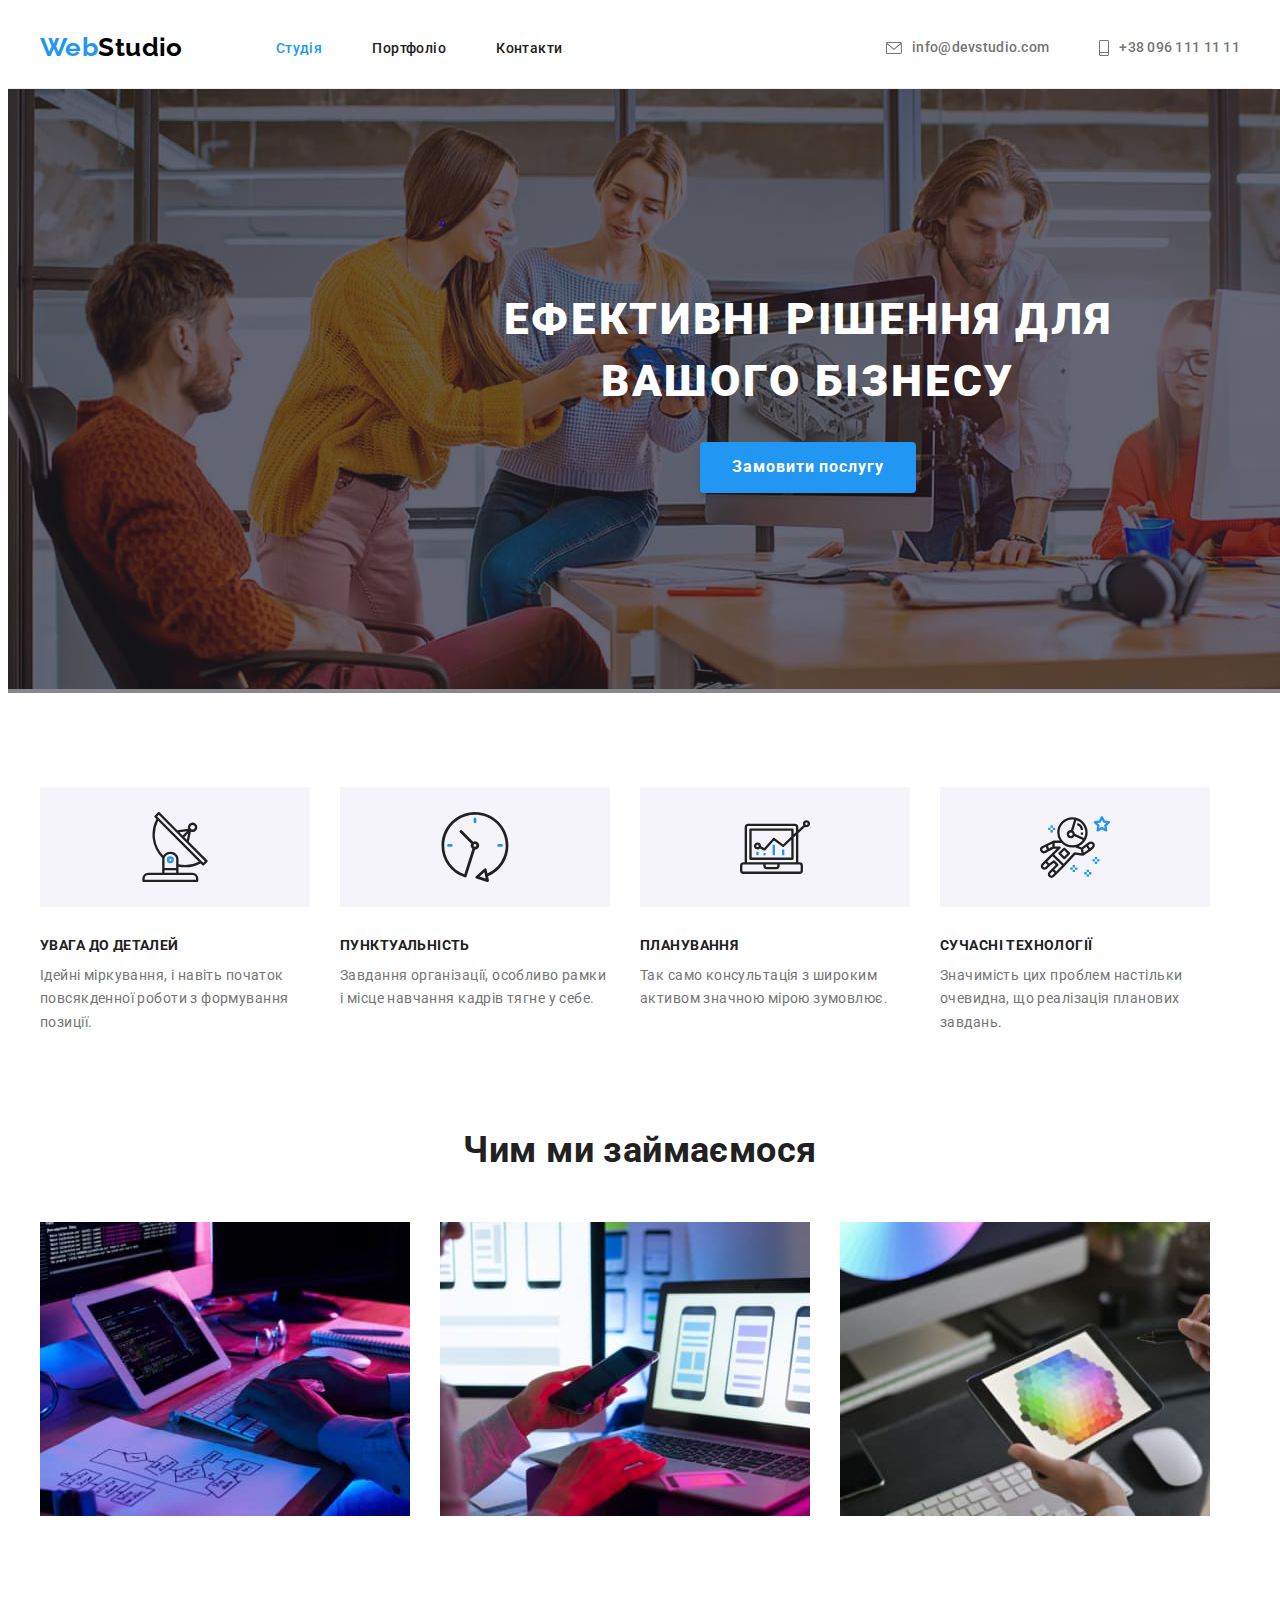
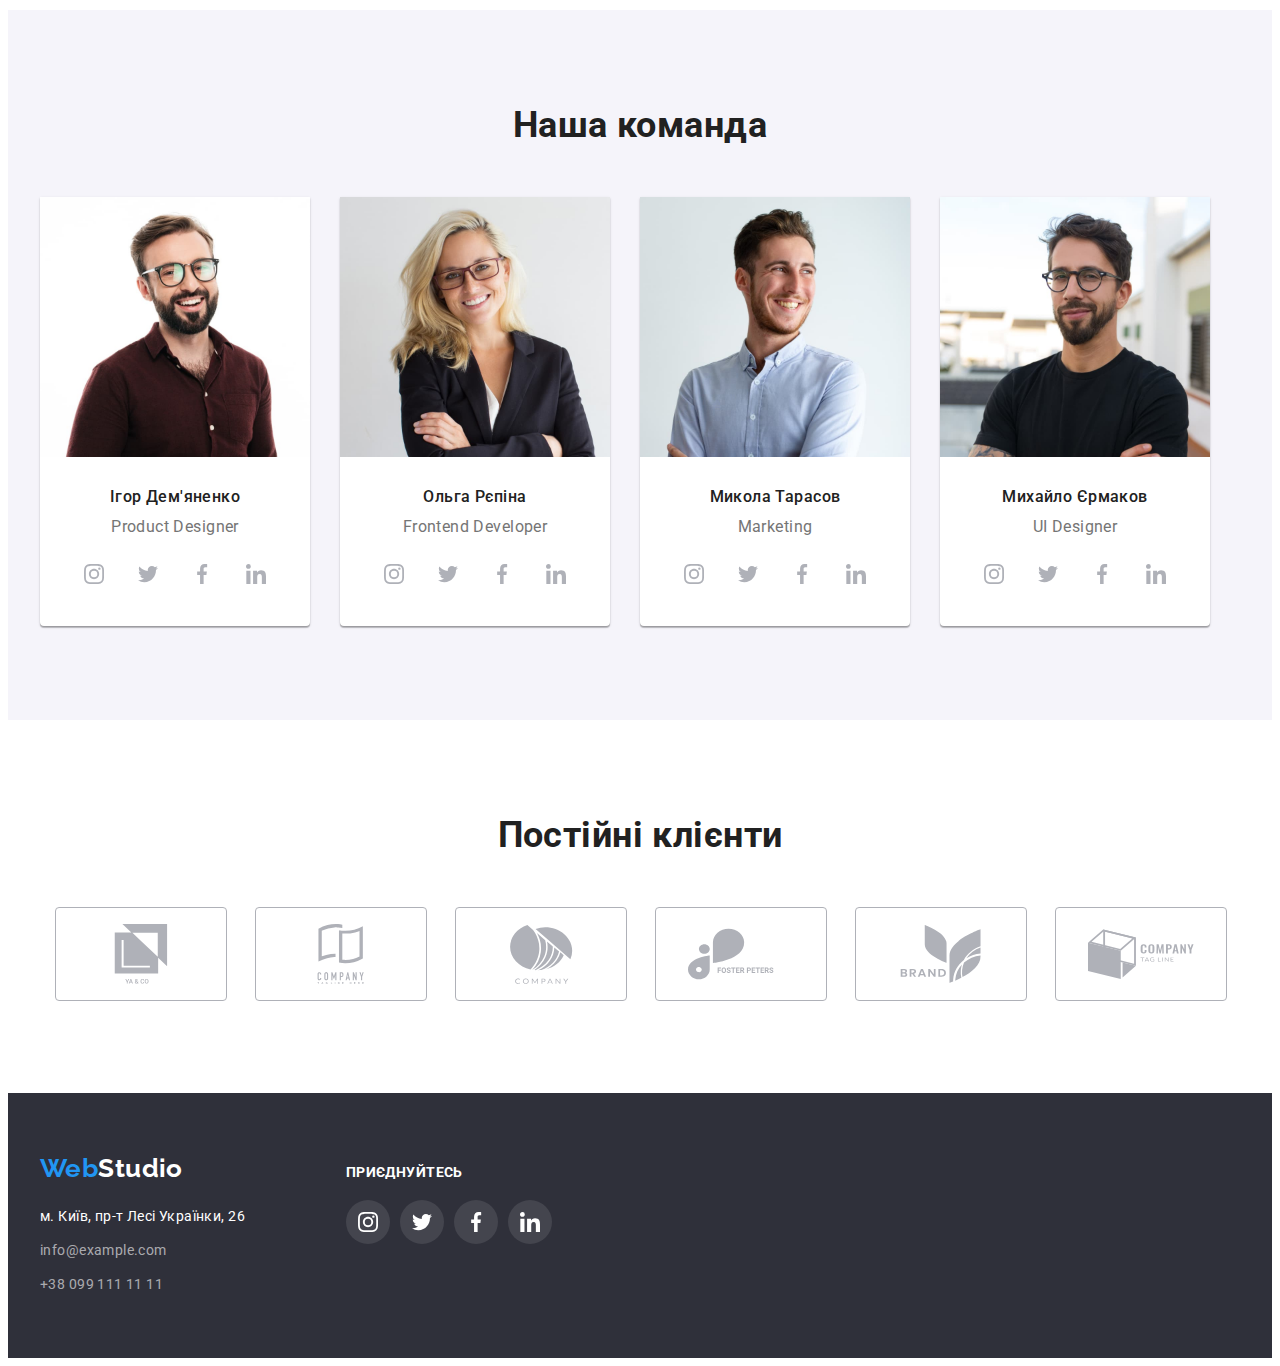
<file: index.html>
<!DOCTYPE html>
<html lang="uk">

<head>
    <meta charset="UTF-8">
    <meta http-equiv="X-UA-Compatible" content="IE=edge">
    <meta name="viewport" content="width=device-width, initial-scale=1.0">
    <title>Document</title>
    <link rel="preconnect" href="https://fonts.googleapis.com">
    <link rel="preconnect" href="https://fonts.gstatic.com" crossorigin>
    <link
        href="https://fonts.googleapis.com/css2?family=Raleway:wght@700&family=Roboto:wght@400;500;700;900&display=swap"
        rel="stylesheet">
    <link rel="stylesheet" href="https://cdnjs.cloudflare.com/ajax/libs/modern-normalize/1.1.0/modern-normalize.min.css"
        integrity="sha512-wpPYUAdjBVSE4KJnH1VR1HeZfpl1ub8YT/NKx4PuQ5NmX2tKuGu6U/JRp5y+Y8XG2tV+wKQpNHVUX03MfMFn9Q=="
        crossorigin="anonymous" referrerpolicy="no-referrer" />
    <link rel="stylesheet" href="./styles/styles.css">

</head>

<body>

    <header class="header">
        <div class="container header-container">

            <nav class="navigation">
                <a href="index.html" class="logo"><span class="logo-web">Web</span>Studio</a>
                <ul class="site-nav list">
                    <li class="nav-list"><a href="" class="link current">Студія</a></li>
                    <li class="nav-list"><a href="portfolio.html" class="link">Портфоліо</a></li>
                    <li class="nav-list"><a href="" class="link">Контакти</a></li>
                </ul>
            </nav>

            <ul class="list contacts">
                <li><a href="mailto:info@devstudio.com" class="item email-header">
                        <svg class="icon-contact" width="16" height="12">
                            <use href="./images/icons.svg#icon-envelope"></use>
                        </svg>
                        info@devstudio.com</a></li>
                <li><a href="tel:+380961111111" class="item phone-header">
                        <svg class="icon-contact" width="10" height="16">
                            <use href="./images/icons.svg#icon-smartphone"></use>
                        </svg>
                        +38 096 111 11 11</a></li>
            </ul>
        </div>
    </header>

    <main>

        <section class="hero">
            <div class="container hero-container">
                <h1 class="hero-title">Ефективні рішення для вашого бізнесу</h1>
                <button type="button" class="btn cursor">Замовити послугу</button>
            </div>

        </section>

        <section class="section">
            <div class="container">
                <h2 class="visually-hidden">Переваги</h2>
                <ul class="list set">

                    <li class="strength-element">
                        <div class="strength-icon-bcg">
                            <svg  width="70" height="70">
                                <use href="./images/icons.svg#icon-antenna"></use>
                            </svg>
                        </div>
                        <h3 class="title">УВАГА ДО ДЕТАЛЕЙ</h3>
                        <p class="text">
                            Ідейні міркування, і навіть початок повсякденної роботи з формування позиції.
                        </p>
                    </li>

                    <li class="strength-element">
                        <div class="strength-icon-bcg">
                            <svg width="70" height="70">
                                <use href="./images/icons.svg#icon-clock"></use>
                            </svg>
                        </div>
                        <h3 class="title">ПУНКТУАЛЬНІСТЬ</h3>
                        <p class="text">Завдання організації, особливо рамки і місце навчання кадрів тягне у себе.</p>
                    </li>

                    <li class="strength-element">
                        <div class="strength-icon-bcg">
                            <svg width="70" height="70">
                                <use href="./images/icons.svg#icon-diagram"></use>
                            </svg>
                        </div>
                        <h3 class="title">ПЛАНУВАННЯ</h3>
                        <p class="text">Так само консультація з широким активом значною мірою зумовлює.</p>
                    </li>

                    <li class="strength-element">
                        <div class="strength-icon-bcg">
                            <svg  width="70" height="70">
                                <use href="./images/icons.svg#icon-astronaut"></use>
                            </svg>
                        </div>
                        <h3 class="title">СУЧАСНІ ТЕХНОЛОГІЇ</h3>
                        <p class="text">Значимість цих проблем настільки очевидна, що реалізація планових завдань.</p>
                    </li>

                </ul>
            </div>
        </section>

        <section class="section job-section">
            <div class="container">
                <h2 class="secondary-title">Чим ми займаємося</h2>
                <ul class="list jobs">

                    <li class="jobs-kind"><img src="./images/box1.jpg" alt="Верстальщик размечает страницу" width="370"
                            height="294"></li>

                    <li class="jobs-kind"><img src="./images/box2.jpg"
                            alt="Настройка корректного отображения страницы на мобильном" width="370" height="294"></li>

                    <li class="jobs-kind"><img src="./images/box3.jpg" alt="Дизайнер выбирает цвет" width="370"
                            height="294"></li>
                </ul>
            </div>
        </section>

        <section class="team-bcg">
            <div class="container">
                <h2 class="secondary-title">Наша команда</h2>
                <ul class="list team">

                    <li class="element">
                        <img src="./images/foto1.jpg" alt="Ігор Дем'яненко" width="270" height="260">
                        <div class="name">
                            <h3 class="title">Ігор Дем'яненко</h3>
                            <p class="text">Product Designer</p>
                            <ul class="socials">
                                <li class="margin-icon">
                                    <a href="https://www.instagram.com/" target="_blank" rel="noopener noreferrer"
                                        class="link-icon">
                                        <svg width="20" height="20">
                                            <use href="./images/icons.svg#icon-instagram-gray"></use>
                                        </svg>
                                    </a>
                                </li>
                                <li class="margin-icon">
                                    <a href="https://twitter.com/" target="_blank" rel="noopener noreferrer"
                                        class="link-icon">
                                        <svg width="20" height="20">
                                            <use href="./images/icons.svg#icon-twitter-gray"></use>
                                        </svg>
                                    </a>
                                </li>
                                <li class="margin-icon">
                                    <a href="https://www.facebook.com/" target="_blank" rel="noopener noreferrer"
                                        class="link-icon">
                                        <svg width="20" height="20">
                                            <use href="./images/icons.svg#icon-facebook-gray"></use>
                                        </svg>
                                    </a>
                                </li>
                                <li class="margin-icon">
                                    <a href="https://www.linkedin.com/" target="_blank" rel="noopener noreferrer"
                                        class="link-icon">
                                        <svg width="20" height="20">
                                            <use href="./images/icons.svg#icon-linkedin-1"></use>
                                        </svg>
                                    </a>
                                </li>
                            </ul>
                        </div>
                    </li>

                    <li class="element">
                        <img src="./images/foto2.jpg " alt="Ольга Рєпіна" width="270" height="260">
                        <div class="name">
                            <h3 class="title">Ольга Рєпіна</h3>
                            <p class="text">Frontend Developer</p>
                            <ul class="socials">
                                <li class="margin-icon">
                                    <a href="https://www.instagram.com/" target="_blank" rel="noopener noreferrer"
                                        class="link-icon">
                                        <svg width="20" height="20">
                                            <use href="./images/icons.svg#icon-instagram-gray"></use>
                                        </svg>
                                    </a>
                                </li>
                                <li class="margin-icon">
                                    <a href="https://twitter.com/" target="_blank" rel="noopener noreferrer"
                                        class="link-icon">
                                        <svg width="20" height="20">
                                            <use href="./images/icons.svg#icon-twitter-gray"></use>
                                        </svg>
                                    </a>
                                </li>
                                <li class="margin-icon">
                                    <a href="https://www.facebook.com/" target="_blank" rel="noopener noreferrer"
                                        class="link-icon">
                                        <svg width="20" height="20">
                                            <use href="./images/icons.svg#icon-facebook-gray"></use>
                                        </svg>
                                    </a>
                                </li>
                                <li class="margin-icon">
                                    <a href="https://www.linkedin.com/" target="_blank" rel="noopener noreferrer"
                                        class="link-icon">
                                        <svg width="20" height="20">
                                            <use href="./images/icons.svg#icon-linkedin-1"></use>
                                        </svg>
                                    </a>
                                </li>
                            </ul>
                        </div>
                    </li>

                    <li class="element">
                        <img src="./images/foto3.jpg" alt="Микола Тарасов" width="270" height="260">
                        <div class="name">
                            <h3 class="title">Микола Тарасов</h3>
                            <p class="text">Marketing</p>
                            <ul class="socials">
                                <li class="margin-icon">
                                    <a href="https://www.instagram.com/" target="_blank" rel="noopener noreferrer"
                                        class="link-icon">
                                        <svg width="20" height="20">
                                            <use href="./images/icons.svg#icon-instagram-gray"></use>
                                        </svg>
                                    </a>
                                </li>
                                <li class="margin-icon">
                                    <a href="https://twitter.com/" target="_blank" rel="noopener noreferrer"
                                        class="link-icon">
                                        <svg width="20" height="20">
                                            <use href="./images/icons.svg#icon-twitter-gray"></use>
                                        </svg>
                                    </a>
                                </li>
                                <li class="margin-icon">
                                    <a href="https://www.facebook.com/" target="_blank" rel="noopener noreferrer"
                                        class="link-icon">
                                        <svg width="20" height="20">
                                            <use href="./images/icons.svg#icon-facebook-gray"></use>
                                        </svg>
                                    </a>
                                </li>
                                <li class="margin-icon">
                                    <a href="https://www.linkedin.com/" target="_blank" rel="noopener noreferrer"
                                        class="link-icon">
                                        <svg width="20" height="20">
                                            <use href="./images/icons.svg#icon-linkedin-1"></use>
                                        </svg>
                                    </a>
                                </li>
                            </ul>
                        </div>

                    </li>

                    <li class="element">
                        <img src="./images/foto4.jpg" alt="Михайло Єрмаков" width="270" height="260">
                        <div class="name">
                            <h3 class="title">Михайло Єрмаков</h3>
                            <p class="text">UI Designer</p>
                            <ul class="socials">
                                <li class="margin-icon">
                                    <a href="https://www.instagram.com/" target="_blank" rel="noopener noreferrer"
                                        class="link-icon">
                                        <svg width="20" height="20">
                                            <use href="./images/icons.svg#icon-instagram-gray"></use>
                                        </svg>
                                    </a>
                                </li>
                                <li class="margin-icon">
                                    <a href="https://twitter.com/" target="_blank" rel="noopener noreferrer"
                                        class="link-icon">
                                        <svg width="20" height="20">
                                            <use href="./images/icons.svg#icon-twitter-gray"></use>
                                        </svg>
                                    </a>
                                </li>
                                <li class="margin-icon">
                                    <a href="https://www.facebook.com/" target="_blank" rel="noopener noreferrer"
                                        class="link-icon">
                                        <svg width="20" height="20">
                                            <use href="./images/icons.svg#icon-facebook-gray"></use>
                                        </svg>
                                    </a>
                                </li>
                                <li class="margin-icon">
                                    <a href="https://www.linkedin.com/" target="_blank" rel="noopener noreferrer"
                                        class="link-icon">
                                        <svg width="20" height="20">
                                            <use href="./images/icons.svg#icon-linkedin-1"></use>
                                        </svg>
                                    </a>
                                </li>
                            </ul>
                        </div>

                    </li>

                </ul>
            </div>

        </section>
        <section class="section">
            <div class="container"></div>
            <h2 class="secondary-title">Постійні клієнти</h2>
            <ul class="set list icon-thumb">
                <li class="gap icon-thumb-list">
                    <a href=""  class="box-client">
<svg width="106" height="60">
    <use href="./images/icons.svg#icon-client-1"></use>
</svg>
                    </a>
                </li>
                <li class="gap icon-thumb-list">
                    <a href="" class="box-client">
<svg width="106" height="60">
                            <use href="./images/icons.svg#icon-client-2"></use>
                        </svg>
                    </a>
                </li>
                <li class="gap icon-thumb-list">
                    <a href="" class="box-client">
<svg width="106" height="60">
                            <use href="./images/icons.svg#icon-client-3"></use>
                        </svg>
                    </a>
                </li>
                <li class="gap icon-thumb-list">
                    <a href="" class="box-client">
<svg width="106" height="60">
    <use href="./images/icons.svg#icon-client-4"></use>
</svg>
                    </a>           
                </li>
                <li class="gap icon-thumb-list">
                    <a href="" class="box-client">
<svg width="106" height="60">
                            <use href="./images/icons.svg#icon-client-5"></use>
                        </svg>
                    </a>
                </li>
                <li class="gap icon-thumb-list">
                    <a href="" class="box-client">
<svg width="106" height="60">
                            <use href="./images/icons.svg#icon-client-6"></use>
                        </svg>
                    </a>
                </li>
            </ul>
        </section>
    </main>


    <footer class="footer">
        <div class="container position-footer">
            <div class="first-column">
                <a href="./index.html" class="logo logo-footer"><span class="logo-web">Web</span><span
                        class="logo-studio">Studio</span></a>
                <address>
                    <ul class="list addr">

                        <li class="addr-mgn">
                            <a href="https://goo.gl/maps/SSTRhMPDQCe36pUe9" target="_blank" rel="noopener noreferrer"
                                class="item map">м. Київ, пр-т Лесі Українки, 26</a>
                        </li>

                        <li class="addr-mgn">
                            <a href="mailto:info@example.com" class="item">info@example.com</a>
                        </li>

                        <li>
                            <a href="tel:+380991111111" class="item">+38 099 111 11 11</a>
                        </li>
                    </ul>
                </address>
            </div>
            <div class="second-column">
                <p>приєднуйтесь</p>
                <ul class="join-footer">
                    <li class="space-socials-footer">
                        <a href="" class="social-link-footer">
                            <svg width="20" height="20" class="social-icon-footer">
                                <use href="./images/icons.svg#icon-instagram-white"></use>
                            </svg>
                        </a>
                    </li>
                    <li class="space-socials-footer">
                        <a href="" class="social-link-footer">
                            <svg width="20" height="20" class="social-icon-footer">
                                <use href="./images/icons.svg#icon-twitter-white"></use>
                            </svg>
                        </a>
                    </li>
                    <li class="space-socials-footer">
                        <a href="" class="social-link-footer">
                            <svg width="20" height="20" class="social-icon-footer">
                                <use href="./images/icons.svg#icon-facebook-white"></use>
                            </svg>
                        </a>
                    </li>
                    <li class="space-socials-footer">
                        <a href="" class="social-link-footer">
                            <svg width="20" height="20" class="social-icon-footer">
                                <use href="./images/icons.svg#icon-linkedin-white"></use>
                            </svg>
                        </a>
                    </li>
                </ul>
            </div>

        </div>
    </footer>

</body>

</html>
</file>
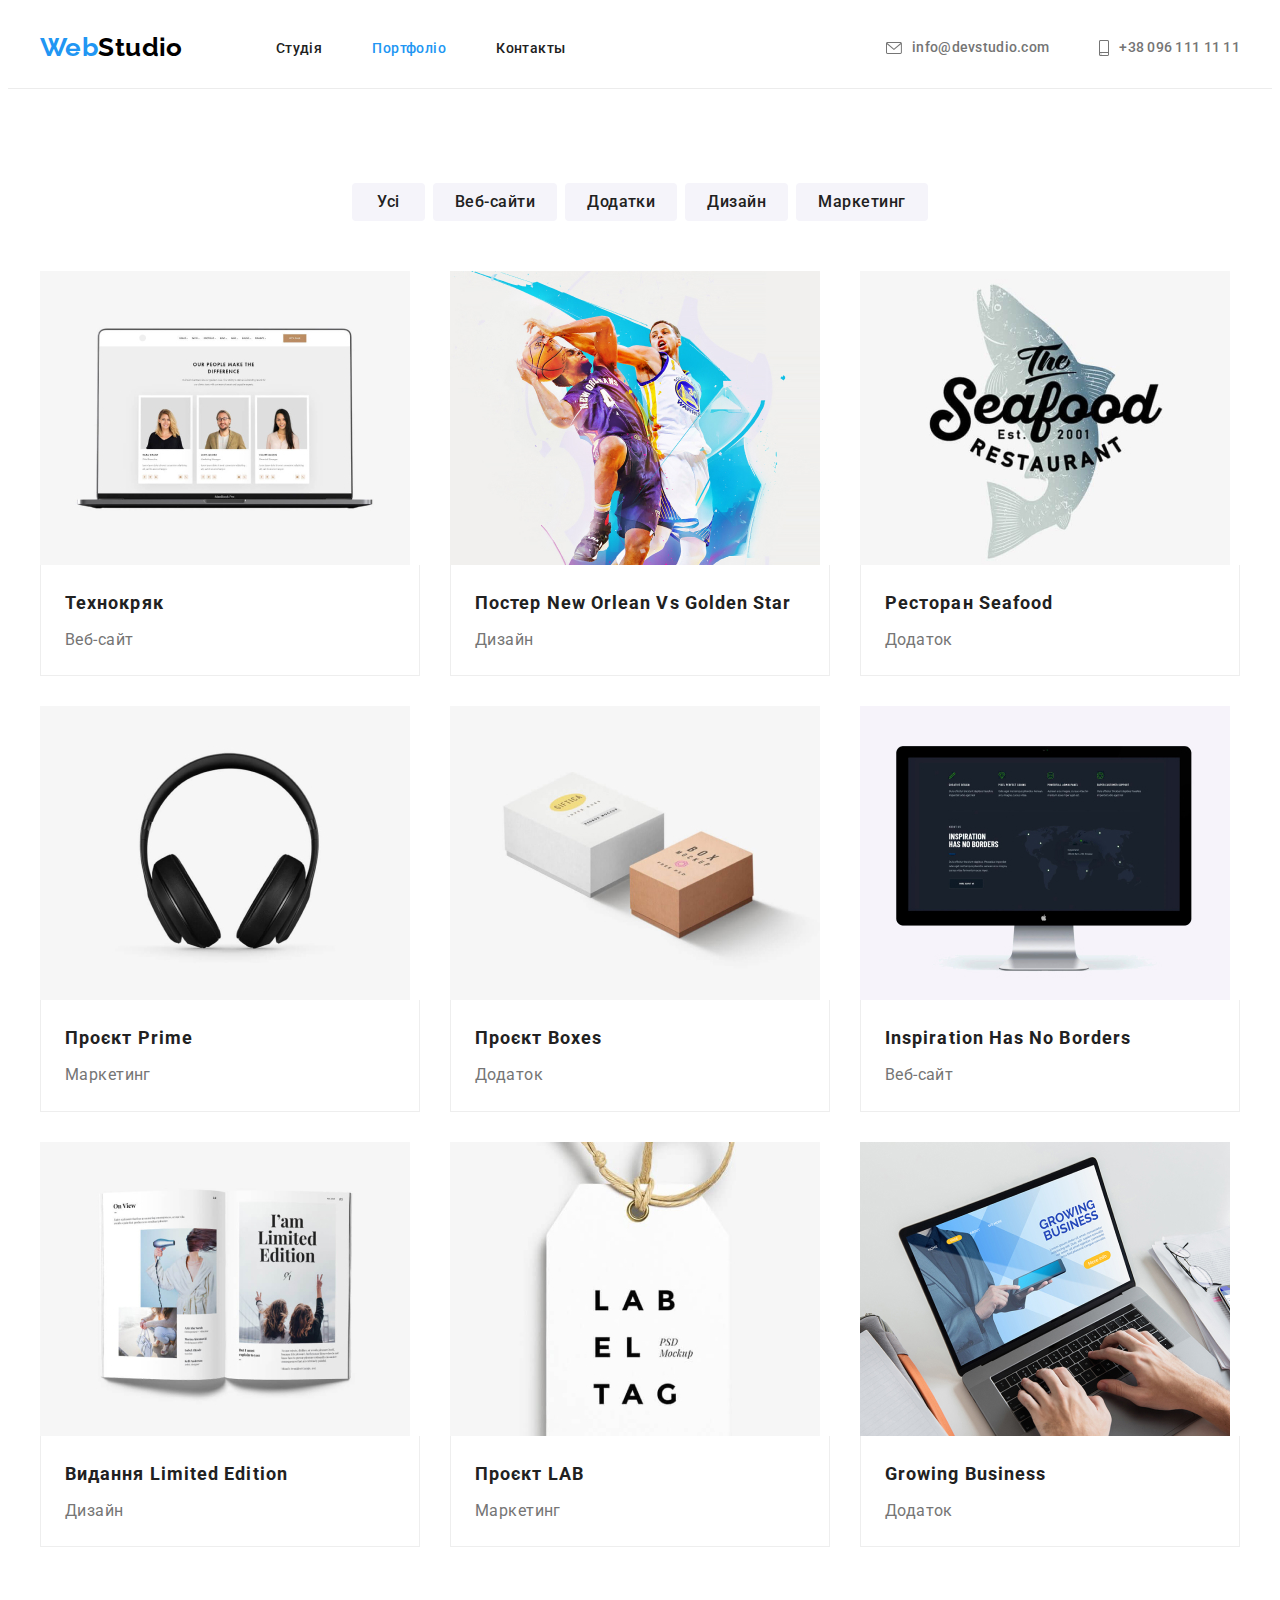
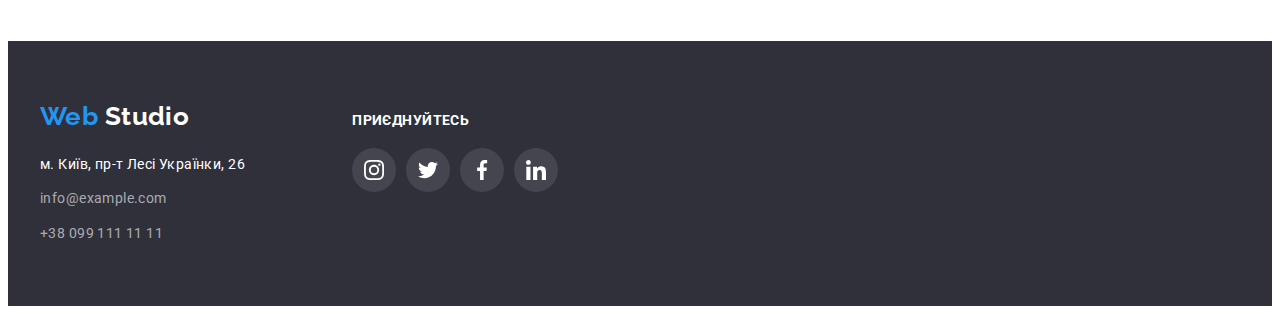
<file: portfolio.html>
<!DOCTYPE html>
<html lang="uk">
<head>
    <meta charset="UTF-8">
    <meta http-equiv="X-UA-Compatible" content="IE=edge">
    <meta name="viewport" content="width=device-width, initial-scale=1.0">
    <title>Document</title>
    <link rel="preconnect" href="https://fonts.googleapis.com">
    <link rel="preconnect" href="https://fonts.gstatic.com" crossorigin>
    <link href="https://fonts.googleapis.com/css2?family=Raleway:wght@700&family=Roboto:wght@400;500;700;900&display=swap"
        rel="stylesheet">
    <link rel="stylesheet" href="https://cdnjs.cloudflare.com/ajax/libs/modern-normalize/1.1.0/modern-normalize.min.css"
        integrity="sha512-wpPYUAdjBVSE4KJnH1VR1HeZfpl1ub8YT/NKx4PuQ5NmX2tKuGu6U/JRp5y+Y8XG2tV+wKQpNHVUX03MfMFn9Q=="
        crossorigin="anonymous" referrerpolicy="no-referrer" />
    <link rel="stylesheet" href="./styles/styles.css">
</head>
<body>
    <header class="header">
        <div class="container header-container">
<nav class="navigation">
    <a href="./index.html" class="logo"><span class="logo-web">Web</span>Studio</a>
    <ul class="site-nav list">
        <li class="nav-list"><a href="index.html" class="link">Студія</a></li>
        <li class="nav-list"><a href="" class="link current">Портфоліо</a></li>
        <li class="nav-list"><a href="" class="link">Контакты</a></li>
    </ul>
</nav>
<ul class="list contacts">
    <li><a href="mailto:info@devstudio.com" class="item email-header">
        <svg class="icon-contact" width="16" height="12">
            <use href="./images/icons.svg#icon-envelope"></use>
        </svg>
        info@devstudio.com</a></li>
    <li><a href="tel:+380961111111" class="item phone-header">
        <svg class="icon-contact" width="10" height="16">
            <use href="./images/icons.svg#icon-smartphone"></use>
        </svg>
        +38 096 111 11 11</a></li>
</ul>
        </div>
       
    
    </header>


    <main>

<section class="section">
    <div class="container">
<h1 hidden>Список проектов</h1>
<ul class="list filter-container">
    <li class="filter-position"><button type="button" class="filter first-filter cursor">Усі</button></li>
    <li class="filter-position"><button type="button" class="filter cursor">Веб-сайти</button></li>
    <li class="filter-position"><button type="button" class="filter cursor">Додатки</button></li>
    <li class="filter-position"><button type="button" class="filter cursor">Дизайн</button></li>
    <li class="filter-position"><button type="button" class="filter cursor">Маркетинг</button></li>
</ul>

<ul class="list project">

    <li class="project-item">
        <a href="" class="link card-project"> <img src="./images/img.jpg" alt="Технокряк" width="370">
           <div class="project-border">
            <h2 class="title">Технокряк</h2>
            <p class="text">Веб-сайт</p>
           </div>
            
        </a>
    </li>

    <li class="project-item">
        <a href="" class="link card-project">
            <img src="./images/img1.jpg" alt="Постер" width="370">
            <div class="project-border">
<h2 class="title">Постер New Orlean vs Golden Star</h2>
<p class="text">Дизайн</p>
            </div>
          
        </a>
    </li>

    <li class="project-item ">
        <a href="" class="link card-project">
            <img src="./images/img2.jpg" alt="Ресторан" width="370">
                    <div class="project-border">
                        <h2 class="title">Ресторан Seafood</h2>
                        <p class="text">Додаток</p>
                    </div>       
        </a>
    </li>

    <li class="project-item">
        <a href="" class="link card-project">
            <img src="./images/img3.jpg" alt="Прайм" width="370">
        <div class="project-border">
                <h2 class="title">Проєкт Prime</h2>
                <p class="text">Маркетинг</p>
        </div>

      
        </a>
    </li>

    <li class="project-item">
        <a href="" class="link card-project">
            <img src="./images/img4.jpg" alt="Додаток" width="370">
        <div class="project-border">
            <h2 class="title">Проєкт Boxes</h2>
            <p class="text">Додаток</p>
        </div>

        </a>
    </li>

    <li class="project-item">
        <a href="" class="link card-project">
            <img src="./images/img5.jpg" alt="Веб-сайт" width="370">
        <div class="project-border">
            <h2 class="title">Inspiration has no Borders</h2>
            <p class="text">Веб-сайт</p>
        </div>
        </a>
    </li>

    <li class="project-item">
        <a href="" class="link card-project">
            <img src="./images/img6.jpg" alt="Видання" width="370">
        <div class="project-border">
            <h2 class="title">Видання Limited Edition</h2>
            <p class="text">Дизайн</p>
        </div>

          
        </a>
    </li>

    <li class="project-item">
        <a href="" class="link card-project">
            <img src="./images/img7.jpg" alt="Проєкт" width="370">
        <div class="project-border">
            <h2 class="title">Проєкт LAB</h2>
            <p class="text">Маркетинг</p>
        </div>

          
        </a>
    </li>

    <li class="project-item">
        <a href="" class="link card-project">
            <img src="./images/img8.jpg" alt="Додаток" width="370">
        <div class="project-border">
            <h2 class="title">Growing Business</h2>
            <p class="text">Додаток</p>
        </div>

            
        </a>
    </li>
</ul>
    </div> 
</section>
    </main>


    <footer class="footer">
        <div class="container position-footer">
            <div class="first-column">
<a href="./index.html" class="logo logo-footer"><span class="logo-web">Web</span> <span class="logo-studio">Studio</span></a>
<address>
    <ul class="list addr">
        <li class="addr-mgn">
            <a href="https://goo.gl/maps/SSTRhMPDQCe36pUe9" target="_blank" rel="noopener noreferrer"
                class="item map">м. Київ, пр-т Лесі Українки, 26</a>
        </li>
        <li class="addr-mgn">
            <a href="mailto:info@example.com" class="item">info@example.com</a>
        </li>
        <li>
            <a href="tel:+380991111111" class="item">+38 099 111 11 11</a>
        </li>
    </ul>
</address>
            </div>
<div class="second-column">
    <p>приєднуйтесь</p>
    <ul class="join-footer">
        <li class="space-socials-footer">
            <a href="" class="social-link-footer">
                <svg width="20" height="20" class="social-icon-footer">
                    <use href="./images/icons.svg#icon-instagram-white"></use>
                </svg>
            </a>
        </li>
        <li class="space-socials-footer">
            <a href="" class="social-link-footer">
                <svg width="20" height="20" class="social-icon-footer">
                    <use href="./images/icons.svg#icon-twitter-white"></use>
                </svg>
            </a>
        </li>
        <li class="space-socials-footer">
            <a href="" class="social-link-footer">
                <svg width="20" height="20" class="social-icon-footer">
                    <use href="./images/icons.svg#icon-facebook-white"></use>
                </svg>
            </a>
        </li>
        <li class="space-socials-footer">
            <a href="" class="social-link-footer">
                <svg width="20" height="20" class="social-icon-footer">
                    <use href="./images/icons.svg#icon-linkedin-white"></use>
                </svg>
            </a>
        </li>
    </ul>
</div>
        </div>
        
    </footer>
</body>
</html>
</file>
<file: styles/styles.css>
:root {
    --card-set-gap: 30px;
    --main-text-color: #757575;
    --title-text-color: #212121;
    --accent-color: #2196F3;
    --bcg-color: #fff;
    --line-header: #ECECEC;
    --logo-color: #000000;
    --hero-bcg: #C4C4C4;
    --white-text: #FFFFFF;
    --btn-hover: #188CE8;
    --bcg-footer: #2F303A;
    --adr-color: rgba(255, 255, 255, 0.6);
    --secondary-bcg:#F5F4FA; 
    --icon-color: #AFB1B8;
    --space-icons: 10px;
}
body {
    background-color: var(--bcg-color);
    font-family: Roboto, sans-serif;
    color: var(--main-text-color);
    letter-spacing: 0.03em;
    font-size: 14px;  
 
}
h1, h2, h3, h4, h5, h6, p{
    margin: 0px;
   }
ul, ol {
    margin: 0;
    padding: 0;
    list-style: none;
   }
  
.visually-hidden{
    position: absolute;
    width: 1px;
    height: 1px;
    margin: -1px;
    padding: 0;
    overflow: hidden;
    border: 0;
    clip: rect(0 0 0 0);
}
img{
    display: block;
}
.container{
    width: 1200px;
    padding-left: 15px;
    padding-right: 15px;
    margin-left: auto;
    margin-right: auto;
}
.section{
    padding-top: 94px;
    padding-bottom: 94px;
}


/*========= хэдер =======*/
.header-container{
    display: flex;
    align-items: center;
}
.navigation{
    display: flex;
    align-items: center;
}
.site-nav{
    display: flex;
    align-items: center;
}
.header {
    padding-top: 24px;
    padding-bottom: 25px;
    border-bottom:1px solid var(--line-header);
    background-color: var(--bcg-color);
}
.logo {
    margin-right: 93px;
    color: var(--logo-color);
    font-family: Raleway, sans-serif;
    font-style: normal;
    font-weight: 700;
    font-size: 26px;
    line-height: 1.2;
    text-decoration: none; 
}
.logo-web {
    color: var(--accent-color);
}
.nav-list:not(:last-child){
    margin-right: 50px;
}
.site-nav .link {
    color: var(--title-text-color);
    font-weight:500;
}
.site-nav .link:hover,
.site-nav .link:focus {
    color: var(--accent-color);
}
.site-nav .link.current{
    color: var(--accent-color);
}
.contacts{
    display: flex;
    margin-left: auto;
    align-items: center;
}
.email-header{
    display: flex;
    margin-right: 50px;
}
.phone-header{
    display: flex;
}
 .contacts .item {
    display: flex;
    align-items: center;
    text-decoration: none;
    color: var(--main-text-color);
    font-weight: 500;
    letter-spacing: 0.02em;
    line-height: 1.2;
 }
 .contacts .item:hover, 
 .contacts .item:focus {
    color: var(--accent-color);
 }
.icon-contact{
    --icon-color: currentColor;
align-items: center;
margin-right: var(--space-icons);
}

/* ========= main ========*/

.hero{
    width: 1600px;
    padding-top: 200px;
    padding-bottom: 200px;
    background-color: var(--hero-bcg);
   background-image: linear-gradient(
    rgba(47, 48, 58, 0.4),
    rgba(47, 48, 58, 0.4)),
    url(../images/overlay.jpg);
    background-repeat: no-repeat;
}
.hero-container{
    display: flex;
    flex-direction: column;
    justify-content: center;
    flex-wrap: wrap;
    align-items: center;
}
.hero-title{
    width: 696px;
    margin-bottom: 30px;
    color: var(--white-text);
    font-weight: 900;
    font-size: 44px;
    line-height: 1.4;
    text-align: center;
    letter-spacing: 0.06em;
    text-transform: uppercase;
}
.btn {
    min-width: 216;
    padding: 10px 32px;
    border: none;
    border-radius: 4px;
    text-align: center;
    font-family: inherit;
    color: var(--white-text);
    background-color: var(--accent-color);
    box-shadow: 0px 4px 4px rgba(0, 0, 0, 0.15);
    font-style: normal;
    font-weight: 700;
    font-size: 16px;
    line-height: 1.9;
    display: flex;
    text-align: center;
    letter-spacing: 0.06em; 
}
.btn:hover {
    background-color: var(--btn-hover);
}
.set{
    display: flex;
    flex-wrap: wrap;
}
.strength-element{
    flex-basis: calc((100%-90px)/4);
    max-width: 270px;
}
.strength-element:not(:nth-child(4)){
    margin-right:var(--card-set-gap);
}
.strength-element>.title{
    margin-bottom: 10px;
}
.strength-icon-bcg{
    display: flex;
    align-items: center;
    justify-content: center;
    width: 270px;
    height: 120px;
    margin-bottom: 30px;

    background-color: var(--secondary-bcg) ;
}

.list .title{
    font-size: 14px;
    line-height: 1.2;
    text-transform: uppercase;
    color: var(--title-text-color);
}
.list .text{
    line-height: 1.7;
    color: var(--main-text-color);
}
.secondary-title {
    margin-bottom: 50px;
    font-size: 36px;
    line-height: 1.2;
    text-align: center;
    color: var(--title-text-color);

}
.job-section{
    padding-top: 0;
}
.jobs{
    display: flex;
    flex-wrap: wrap;
}
.jobs-kind{
    flex-basis: calc((100%-60px)/3);
    max-width: 370px;
}
.jobs-kind:nth-child(-n+2){
    margin-right: var(--card-set-gap);
}
.team-bcg{
    padding: 94px 0;
    background-color: var(--secondary-bcg) ;
}
.team{
    display: flex;
    flex-wrap: wrap;
    margin: -15px;
}
.team>.element{
    max-width: 270px;
    flex-basis: calc((100%-90px)/4);
    margin: 15px;
    background: #FFFFFF;
    box-shadow: 0px 1px 3px rgba(0, 0, 0, 0.12), 0px 1px 1px rgba(0, 0, 0, 0.14), 0px 2px 1px rgba(0, 0, 0, 0.2);
    border-radius: 0px 0px 4px 4px;
    overflow: hidden;
}
.team .title{
    margin-bottom: 10px;
    font-weight: 500;
    font-size: 16px;
    line-height: 1.2;
    text-align: center;
    color: var(--title-text-color);
    text-transform: capitalize;
}
.team .text{
    font-size: 16px;
    line-height: 1.2;
    text-align: center;
    color: var(--main-text-color);
}
.element .name {
    padding-top: 30px;
    padding-bottom: 30px;
}
.socials{
    display: flex;
    justify-content: center;
    margin-top: 16px;
    list-style: none;
}
.link-icon{
    display: flex;
    justify-content: center;
    align-items: center;
    width: 44px;
    height: 44px;
    border-radius: 50%;
    
}
.link-icon:hover,
.link-icon:focus{
    background-color: var(--accent-color);
    --icon-color-socials: #fff;
}
.margin-icon:not(:last-child){
    margin-right: var(--space-icons);
}
.box-client{
    display: flex;
    justify-content: center;
    align-items: center;
    width: 100%;
    height: 100%;
    border: 1px solid var(--icon-color);
    border-radius: 4px;
    fill: var(--icon-color);
}
.box-client:hover,
.box-client:focus{
   border: 1px solid var(--accent-color);
   fill: var(--accent-color);
}

.icon-thumb{
    justify-content: center;
}
.icon-thumb-list{
    width: 170px;
    height: 92px;
}
.gap:not(:last-child){
    margin-right: var(--card-set-gap);
}

 /*======== футер ======== */
 .footer {
    background-color: var(--bcg-footer);
    padding-bottom: 60px;
    padding-top: 60px;
 }
 .position-footer{
    display: flex;
    align-items: baseline;
 }
.logo-footer{
    display: inline-block;
    margin-bottom: 20px;
}
 .logo-studio {
    color: var(--white-text)
 }
 .addr-mgn{
    margin-bottom: 9px;
 }
.addr .item {
    text-decoration: none;
    color: var(--adr-color);
    font-style: normal;
    line-height: 1.8;
}
.addr .item:hover,
.addr .item:focus {
    color: var(--accent-color);
}
.addr .map {
    color: var(--white-text);
}
.first-column{
    margin-right: 70px;
}
.second-column{
    color:#FFFFFF;
    font-weight: 700;
    line-height: 1.1;
    text-transform: uppercase;
}
.join-footer{
    display: flex;
    margin-top: 20px;
}
.social-link-footer{
    display:  flex;
    justify-content: center;
    align-items: center;
    width: 44px;
    height: 44px;
    border-radius: 50%;
    background: rgba(255, 255, 255, 0.1);
}
.social-link-footer .social-icon-footer{
    fill: #fff;
}
.space-socials-footer:not(:last-child){
    margin-right: var(--space-icons);
}
.social-link-footer:hover,
.social-link-footer:focus{
    background-color: var(--accent-color)
}
/* ====== Стoрінка Портфолио ==========*/

.filter-container{
    display:flex;
    margin-bottom: 50px;
    justify-content: center;
}
.filter-position{
    margin-right: 8px;
}
.filter-position:last-child {
    margin-right: 0;
}
.filter{
    padding: 6px 22px;
    font-family: 'Roboto';
    font-weight: 500;
    font-size: 16px;
    line-height: 1.6;
    text-align: center;
    letter-spacing: 0.03em;
    color: var(--title-text-color);
    background-color: var(--secondary-bcg);
    border-radius: 4px;
    border: none;
}
.filter-position .first-filter{
    padding: 6px 25px;
}
.filter:hover,
.filter:focus {
    background: var(--accent-color);
    color: var(--white-text);
    box-shadow: 0px 3px 1px rgba(0, 0, 0, 0.1), 0px 1px 2px rgba(0, 0, 0, 0.08), 0px 2px 2px rgba(0, 0, 0, 0.12);
}
.cursor {
    cursor: pointer;
}
.project{
    display: flex;
    flex-wrap: wrap;
    margin-right: calc(-1 * var(--card-set-gap));
    margin-bottom: calc(-1 * var(--card-set-gap));
}
.project-item{
    flex-basis: calc((100% - 3 * var(--card-set-gap)) / 3);
    margin-right: var(--card-set-gap);
    margin-bottom: var(--card-set-gap);
}

.project-border{
    padding: 20px 24px;
    border: 1px solid #EEEEEE;
    border-top: none;
}
.project .title{
    margin-bottom: 4px;
    font-size: 18px;
    line-height: 2;
    letter-spacing: 0.06em;
    color: var(--title-text-color);
    text-transform: capitalize;
}
.project .text{
    font-size: 16px;
    line-height: 1.9;
    color: var(--main-text-color);
}
.list .link{
    text-decoration: none;
}
.card-project{
    display: block;
}
.card-project:hover,
.card-project:focus{
    box-shadow: 0px 1px 1px rgba(0, 0, 0, 0.12), 0px 4px 4px rgba(0, 0, 0, 0.06), 1px 4px 6px rgba(0, 0, 0, 0.16);
}
</file>
